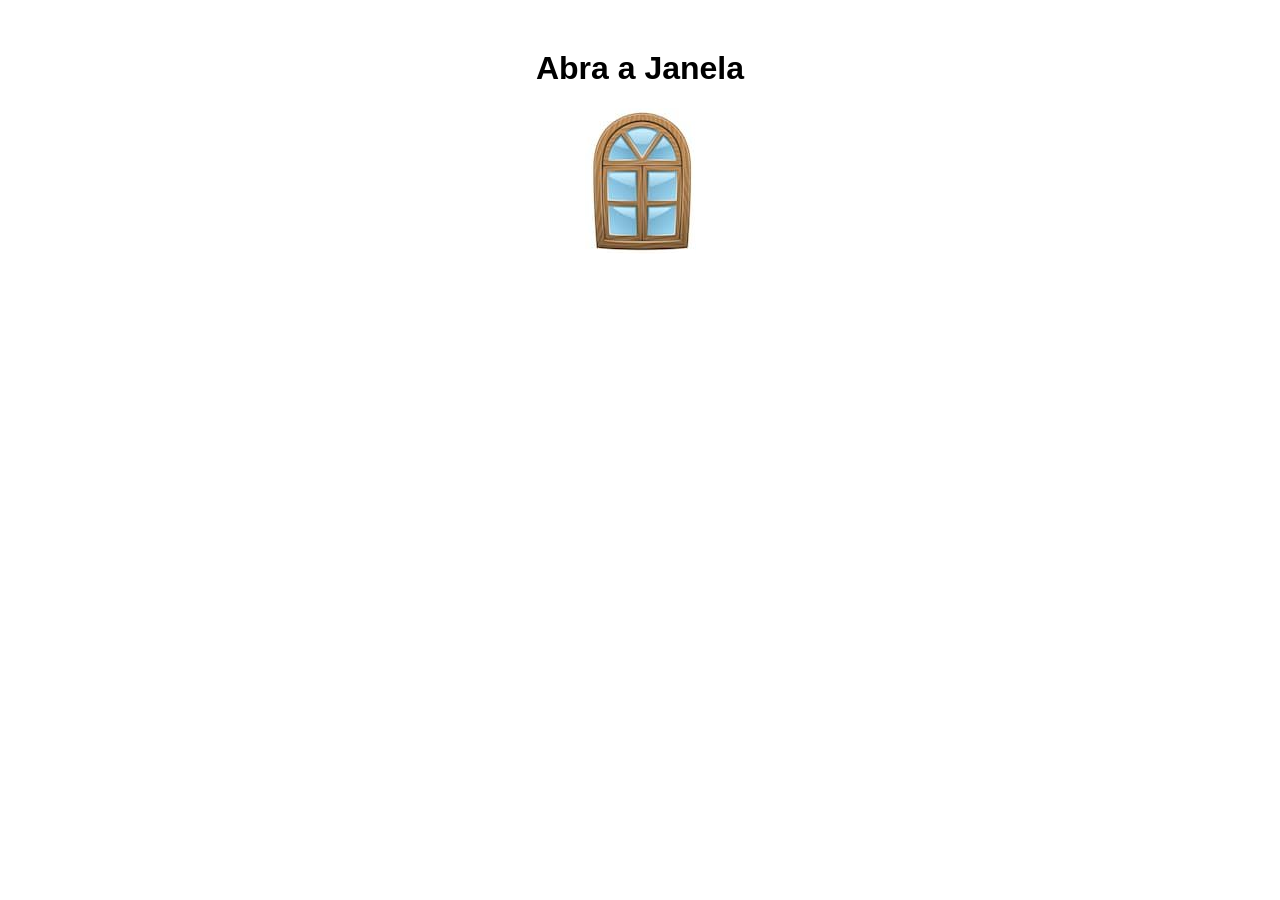
<file: Atividade13/index.html>
<!doctype html>
<html lang="pt-BR">
  <head>
    <meta charset="UTF-8" />
    <meta name="viewport" content="width=device-width, initial-scale=1.0" />
    <title>Interação com Janela</title>
    <style>
      body {
        font-family: Arial, sans-serif;
        text-align: center;
        margin-top: 50px;
      }
      #janela {
        cursor: pointer;
        max-width: 100%;
        height: auto;
      }
    </style>
  </head>
  <body>
    <h1 id="status">Abra a Janela</h1>
    <img id="janela" src="closed.png" alt="Janela Fechada" />

    <script src="script.js"></script>
  </body>
</html>
</file>
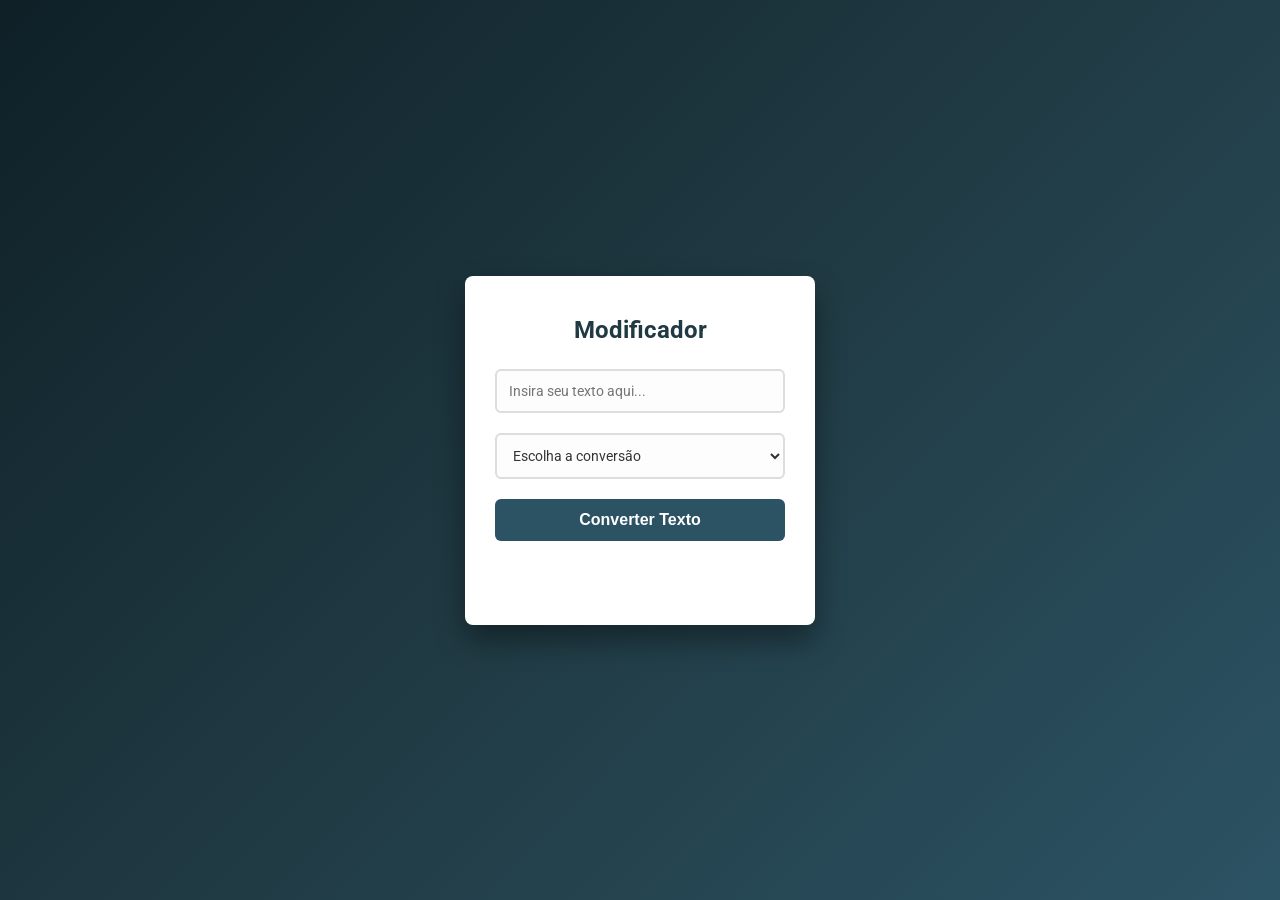
<file: Atividade14/index.html>
<!DOCTYPE html>
<html lang="pt-br">
<head>
    <meta charset="UTF-8">
    <meta name="viewport" content="width=device-width, initial-scale=1.0">
    <title>Modificador de Texto</title>
    <link rel="stylesheet" href="style.css">
    <link href="https://fonts.googleapis.com/css2?family=Roboto:wght@400;500;700&display=swap" rel="stylesheet">
</head>
<body>

    <main class="card">
        <h1>Modificador</h1>

        <input type="text" id="entrada" placeholder="Insira seu texto aqui...">

        <select id="acao">
            <option value="" disabled selected>Escolha a conversão</option>
            <option value="upper">Tudo em MAIÚSCULO</option>
            <option value="lower">Tudo em minúsculo</option>
        </select>

        <button id="btnAcao">Converter Texto</button>

        <p id="saida"></p>
    </main>

    <script src="script.js"></script>
</body>
</html>
</file>
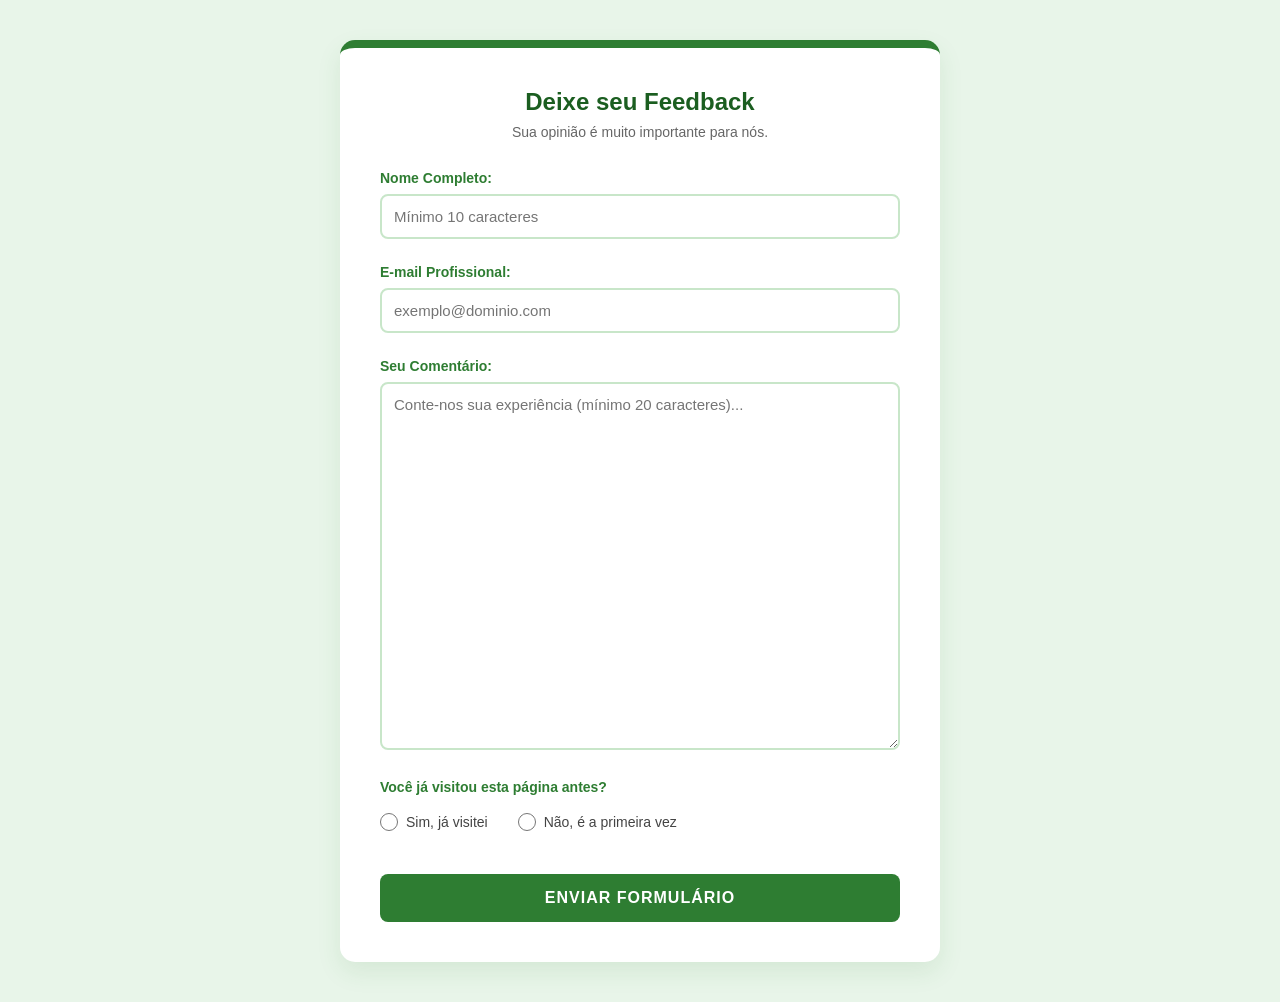
<file: Atividade15/index.html>
<!doctype html>
<html lang="pt-BR">
  <head>
    <meta charset="UTF-8" />
    <meta name="viewport" content="width=device-width, initial-scale=1.0" />
    <title>Pesquisa de Opinião - Verde</title>
    <link rel="stylesheet" href="style.css" />
  </head>
  <body>
    <div class="main-card">
      <header>
        <h2>Deixe seu Feedback</h2>
        <p>Sua opinião é muito importante para nós.</p>
      </header>

      <form name="formularioContato" onsubmit="return validar();" action="#">
        <div class="input-box">
          <label for="nome">Nome Completo:</label>
          <input
            type="text"
            id="nome"
            name="nome"
            placeholder="Mínimo 10 caracteres"
          />
        </div>

        <div class="input-box">
          <label for="email">E-mail Profissional:</label>
          <input
            type="email"
            id="email"
            name="email"
            placeholder="exemplo@dominio.com"
          />
        </div>

        <div class="input-box">
          <label for="comentario">Seu Comentário:</label>
          <textarea
            id="comentario"
            name="comentario"
            rows="20"
            cols="50"
            placeholder="Conte-nos sua experiência (mínimo 20 caracteres)..."
          ></textarea>
        </div>

        <div class="input-box">
          <label class="label-pergunta"
            >Você já visitou esta página antes?</label
          >
          <div class="options-container">
            <label class="radio-label">
              <input type="radio" name="pesquisa" value="sim" />
              <span>Sim, já visitei</span>
            </label>
            <label class="radio-label">
              <input type="radio" name="pesquisa" value="nao" />
              <span>Não, é a primeira vez</span>
            </label>
          </div>
        </div>

        <button type="submit" id="btnEnviar">Enviar Formulário</button>
      </form>
    </div>

    <script src="script.js"></script>
  </body>
</html>
</file>
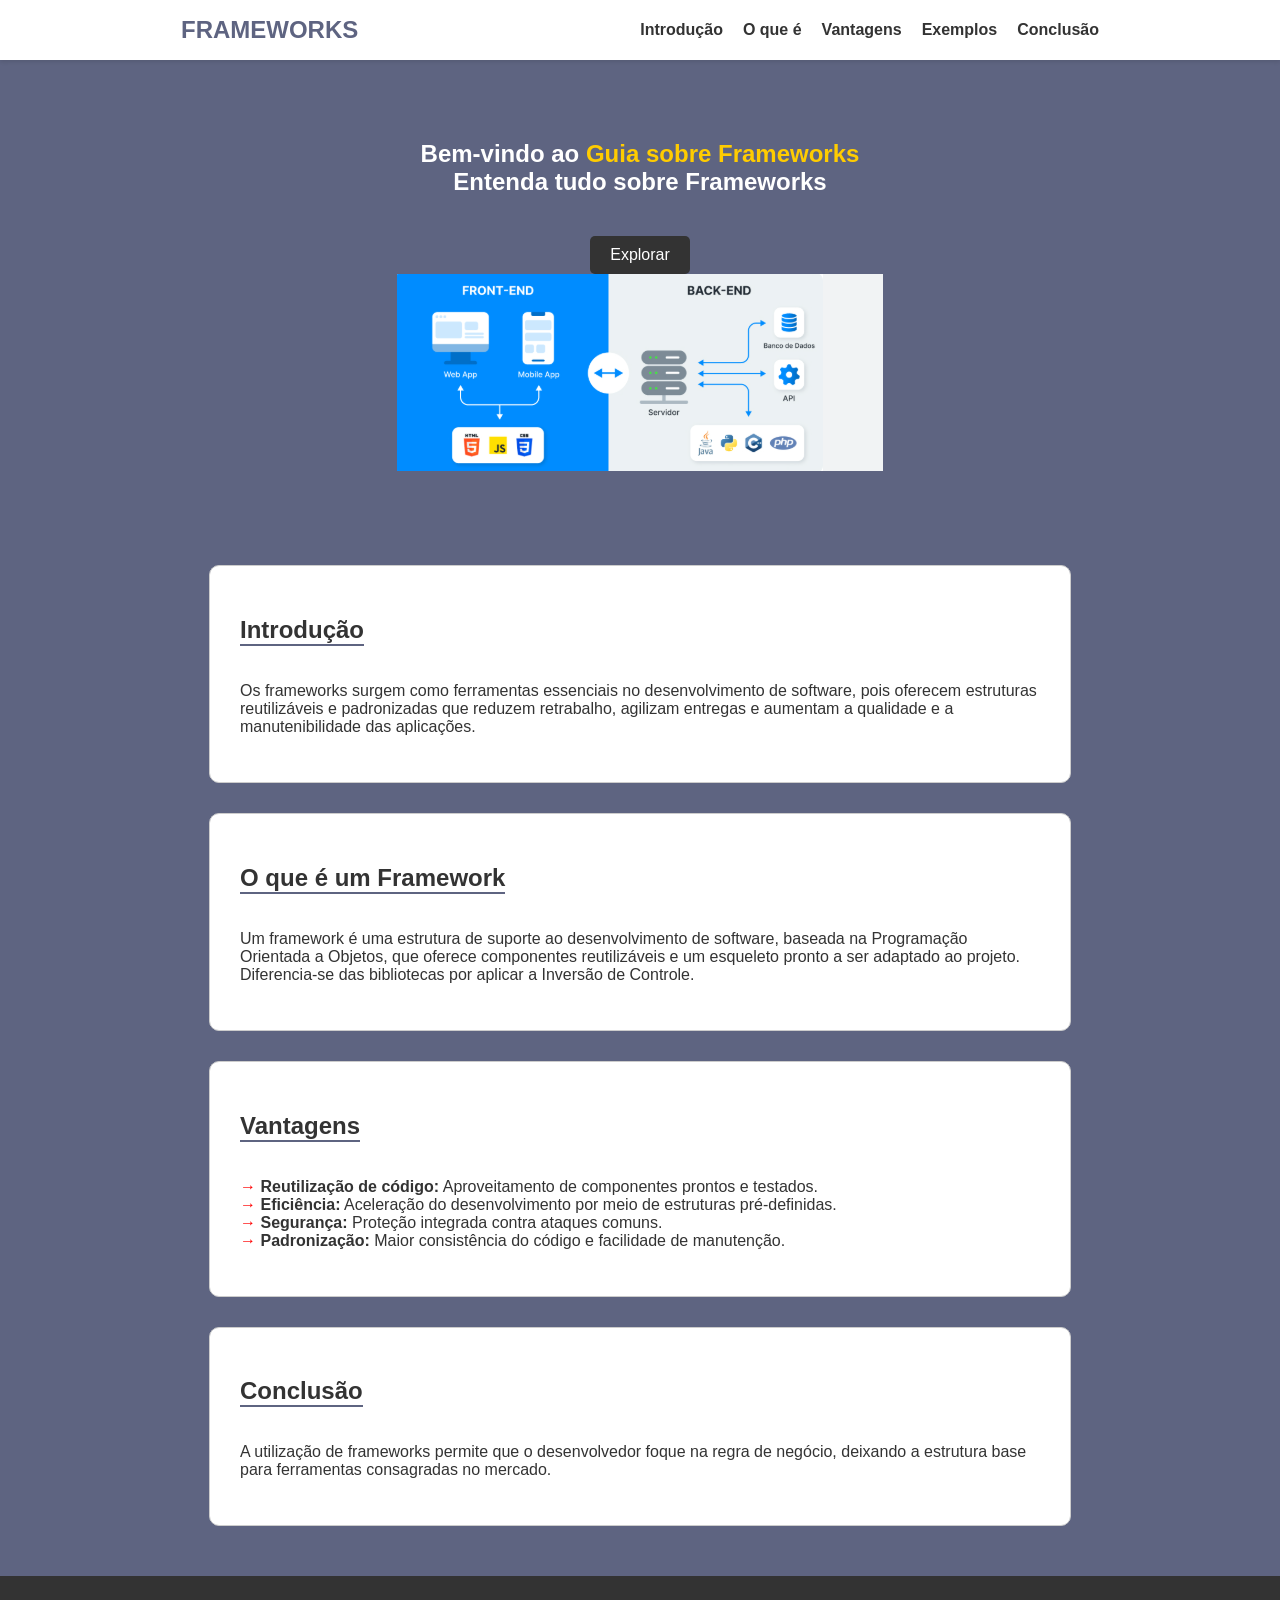
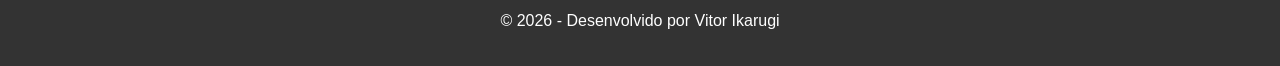
<file: Atividade3/index.html>
<!DOCTYPE html>
<html lang="pt-br">

<head>
    <meta charset="UTF-8">
    <meta name="viewport" content="width=device-width, initial-scale=1.0">
    <meta name="author" content="Vitor Ikarugi">
    <meta name="description" content="Site sobre Frameworks">
    <meta name="keywords" content="Frameworks">
    <link rel="stylesheet" href="./style.css" />
    <title>FRAMEWORKS - Conceitos</title>
</head>

<body>
    <header class="header-1">
        <nav class="nav bd-grid">
            <div>
                <a href="#home" class="nav-logo">FRAMEWORKS</a>
            </div>
            <div class="nav-menu" id="nav-menu">
                <ul class="nav-list">
                    <li class="nav-item"><a href="#introducao" class="nav-link active">Introdução</a></li>
                    <li class="nav-item"><a href="#o-que-e" class="nav-link">O que é</a></li>
                    <li class="nav-item"><a href="#vantagens" class="nav-link">Vantagens</a></li>
                    <li class="nav-item"><a href="#exemplos" class="nav-link">Exemplos</a></li>
                    <li class="nav-item"><a href="#conclusao" class="nav-link">Conclusão</a></li>
                </ul>
            </div>
        </nav>
    </header>

    <main>
        <section class="home bd-grid" id="home">
            <div class="home-data">
                <h1 class="home-title">
                    Bem-vindo ao <span class="home-title-color">Guia sobre Frameworks</span><br>
                    Entenda tudo sobre Frameworks
                </h1>
                <a href="#introducao" class="button">Explorar</a>
            </div>

            <div class="home-img">
                <img src="./framework.png" alt="Ilustracao sobre Frameworks" title="Frameworks" />
            </div>
        </section>

        <section class="about section" id="introducao">
            <h2 class="section-title">Introdução</h2>
            <div class="about-container bd-grid">
                <p class="about-text">
                    Os frameworks surgem como ferramentas essenciais no desenvolvimento de software, pois oferecem estruturas reutilizáveis e padronizadas que reduzem retrabalho, agilizam entregas e aumentam a qualidade e a manutenibilidade das aplicações.
                </p>
            </div>
        </section>

        <section class="section" id="o-que-e">
            <h2 class="section-title">O que é um Framework</h2>
            <p>Um framework é uma estrutura de suporte ao desenvolvimento de software, baseada na Programação Orientada a Objetos, que oferece componentes reutilizáveis e um esqueleto pronto a ser adaptado ao projeto. Diferencia-se das bibliotecas por aplicar a Inversão de Controle.</p>
        </section>

        <section class="section" id="vantagens">
            <h2 class="section-title">Vantagens</h2>
            <ul class="lista">
                <li><strong>Reutilização de código:</strong> Aproveitamento de componentes prontos e testados.</li>
                <li><strong>Eficiência:</strong> Aceleração do desenvolvimento por meio de estruturas pré-definidas.</li>
                <li><strong>Segurança:</strong> Proteção integrada contra ataques comuns.</li>
                <li><strong>Padronização:</strong> Maior consistência do código e facilidade de manutenção.</li>
            </ul>
        </section>

        <section class="about section" id="conclusao">
            <h2 class="section-title">Conclusão</h2>
            <div class="about-container bd-grid">
                <p class="about-text">
                    A utilização de frameworks permite que o desenvolvedor foque na regra de negócio, deixando a estrutura base para ferramentas consagradas no mercado.
                </p>
            </div>
        </section>
    </main>

    <footer class="footer">
        <p>&copy; 2026 - Desenvolvido por Vitor Ikarugi</p>
    </footer>
</body>

</html>
</file>
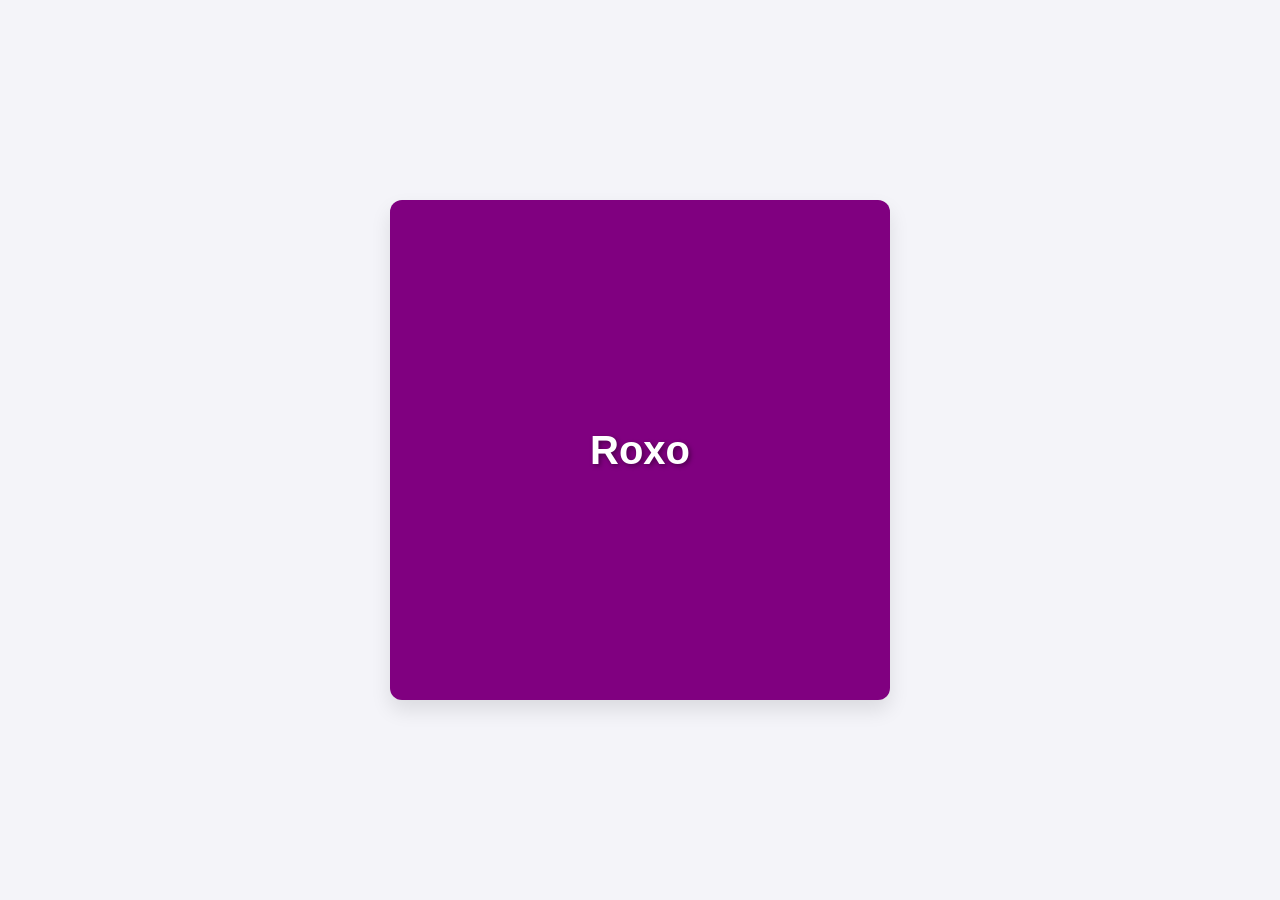
<file: Atividade5/index.html>
<!DOCTYPE html>
<html lang="pt-BR">
<head>
    <meta charset="UTF-8">
    <meta name="viewport" content="width=device-width, initial-scale=1.0">
    <title>Atividade 5</title>
    <link rel="stylesheet" href="style.css">
</head>
<body>

    <div class="box">
        <h2></h2>
    </div>

</body>
</html>
</file>
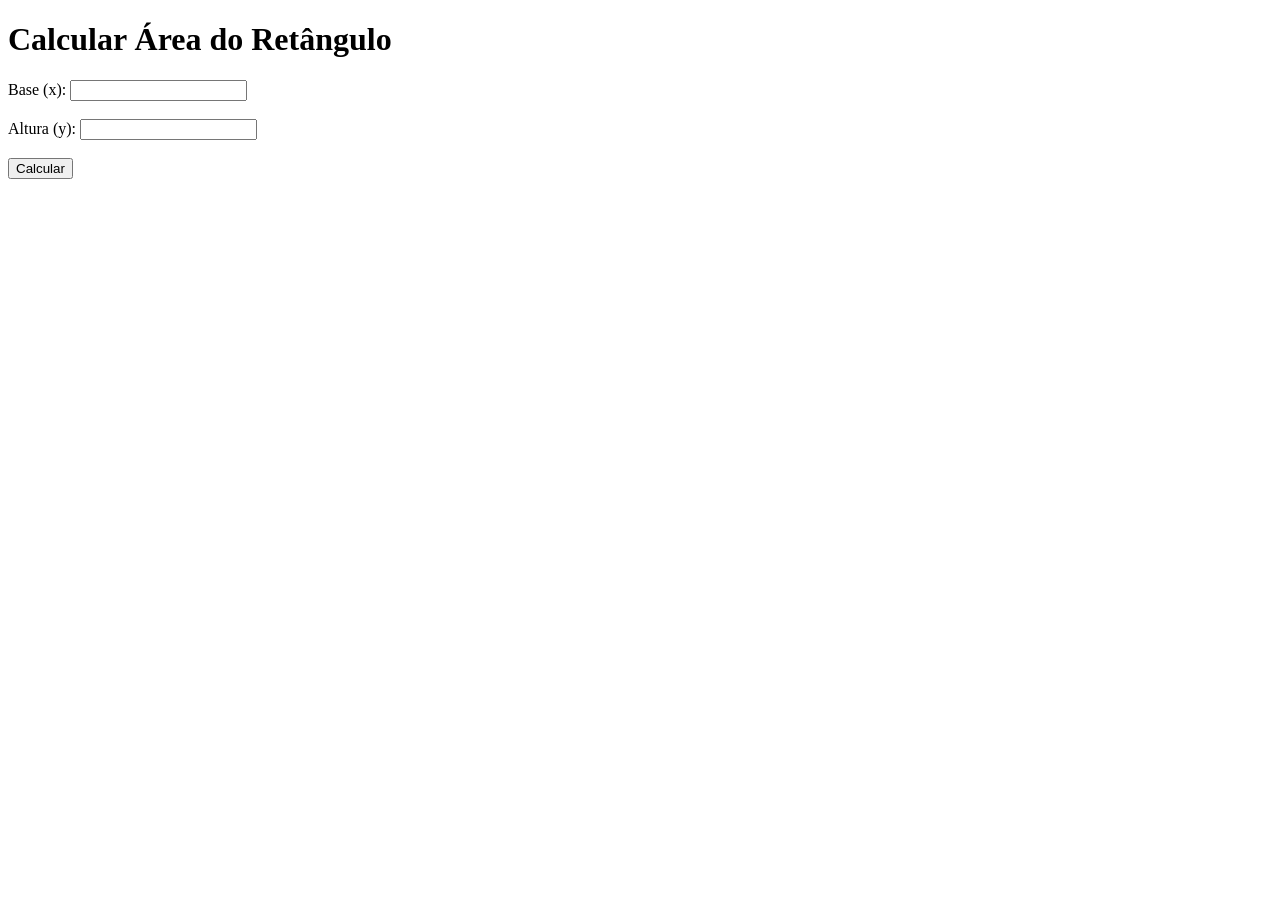
<file: Atividade12/1/index.html>
<!doctype html>
<html lang="pt-BR">
  <head>
    <meta charset="UTF-8" />
    <title>Cálculo de Área - Retângulo</title>
  </head>
  <body>
    <h1>Calcular Área do Retângulo</h1>

    <label for="base">Base (x):</label>
    <input type="number" id="base" />
    <br /><br />

    <label for="altura">Altura (y):</label>
    <input type="number" id="altura" />
    <br /><br />

    <button id="btnCalcular">Calcular</button>

    <h3 id="resultado"></h3>

    <script src="script.js"></script>
  </body>
</html>
</file>
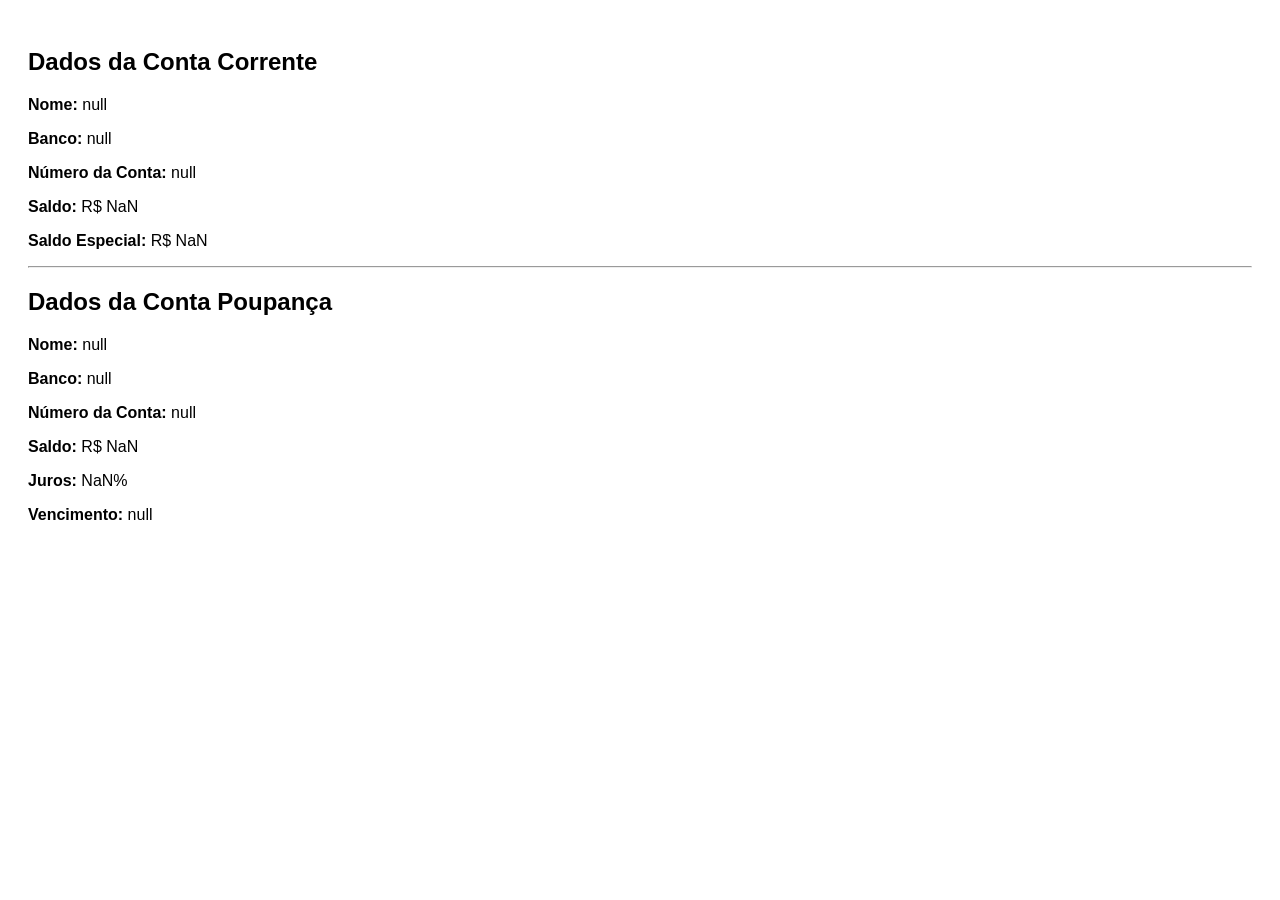
<file: Atividade12/2/index.html>
<!doctype html>
<html lang="pt-BR">
  <head>
    <meta charset="UTF-8" />
    <title>Contas do Banco</title>
    <style>
      body {
        font-family: Arial, sans-serif;
        padding: 20px;
      }
    </style>
  </head>
  <body>
    <div id="resultado"></div>
    <script src="script.js"></script>
  </body>
</html>
</file>
<file: Atividade14/style.css>
* {
    margin: 0;
    padding: 0;
    box-sizing: border-box;
}

body {
    font-family: 'Roboto', sans-serif;
    background: linear-gradient(135deg, #0f2027, #203a43, #2c5364);
    height: 100vh;
    display: flex;
    align-items: center;
    justify-content: center;
}

.card {
    background: #ffffff;
    padding: 40px 30px;
    border-radius: 8px;
    width: 350px;
    text-align: center;
    box-shadow: 0 15px 30px rgba(0, 0, 0, 0.4);
}

h1 {
    color: #203a43;
    margin-bottom: 25px;
    font-size: 24px;
}

input[type="text"], select {
    width: 100%;
    padding: 12px;
    border-radius: 6px;
    border: 2px solid #ddd;
    outline: none;
    margin-bottom: 20px;
    font-family: inherit;
    font-size: 14px;
    color: #333;
    background-color: #fdfdfd;
}

input[type="text"]:focus, select:focus {
    border-color: #2c5364;
}

button {
    width: 100%;
    padding: 12px;
    border: none;
    border-radius: 6px;
    background: #2c5364;
    color: #ffffff;
    font-size: 16px;
    font-weight: bold;
    cursor: pointer;
    transition: background 0.3s ease;
}

button:hover {
    background: #0f2027;
}

#saida {
    margin-top: 20px;
    font-size: 16px;
    font-weight: 500;
    color: #0f2027;
    min-height: 24px;
    word-wrap: break-word;
}
</file>
<file: Atividade15/style.css>
* {
  margin: 0;
  padding: 0;
  box-sizing: border-box;
}

body {
  font-family: "Segoe UI", Tahoma, Geneva, Verdana, sans-serif;
  background-color: #e8f5e9;
  display: flex;
  justify-content: center;
  align-items: center;
  padding: 40px 20px;
}

.main-card {
  background-color: #ffffff;
  padding: 40px;
  border-radius: 15px;
  box-shadow: 0 10px 25px rgba(46, 125, 50, 0.1);
  border-top: 8px solid #2e7d32;
  width: 100%;
  max-width: 600px;
}

header {
  margin-bottom: 30px;
  text-align: center;
}

h2 {
  color: #1b5e20;
  margin-bottom: 8px;
}

header p {
  color: #666;
  font-size: 14px;
}

.input-box {
  margin-bottom: 25px;
}

label {
  display: block;
  font-size: 14px;
  font-weight: 600;
  color: #2e7d32;
  margin-bottom: 8px;
}

input[type="text"],
input[type="email"],
textarea {
  width: 100%;
  padding: 12px;
  border: 2px solid #c8e6c9;
  border-radius: 8px;
  font-family: inherit;
  font-size: 15px;
  outline: none;
  transition: all 0.3s ease;
}

input:focus,
textarea:focus {
  border-color: #4caf50;
  background-color: #f1f8e9;
  box-shadow: 0 0 8px rgba(76, 175, 80, 0.2);
}

textarea {
  resize: vertical;
}

.options-container {
  display: flex;
  gap: 30px;
  padding: 10px 0;
}

.radio-label {
  display: flex;
  align-items: center;
  gap: 8px;
  cursor: pointer;
  font-weight: normal;
  color: #444;
}

input[type="radio"] {
  accent-color: #2e7d32;
  width: 18px;
  height: 18px;
}

button {
  width: 100%;
  padding: 15px;
  background-color: #2e7d32;
  color: #ffffff;
  border: none;
  border-radius: 8px;
  font-size: 16px;
  font-weight: bold;
  cursor: pointer;
  transition: background 0.3s ease;
  text-transform: uppercase;
  letter-spacing: 1px;
}

button:hover {
  background-color: #1b5e20;
  box-shadow: 0 5px 15px rgba(0, 0, 0, 0.2);
}
</file>
<file: Atividade3/style.css>
body {
    margin: 0;
    padding: 0;
    font-family: Arial, Helvetica, sans-serif;
    background-color: #5e6481;
    color: #333;
}

.header-1 {
    background-color: #FFFFFF;
    padding: 1rem 0;
    box-shadow: 0 2px 4px rgba(0,0,0,0.1);
}

.nav {
    display: flex;
    justify-content: space-around;
    align-items: center;
    max-width: 1200px;
    margin: 0 auto;
}

.nav-logo {
    text-decoration: none;
    font-weight: bold;
    color: #5e6481;
    font-size: 1.5rem;
}

.nav-list {
    display: flex;
    list-style: none;
    gap: 20px;
    margin: 0;
    padding: 0;
}

.nav-link {
    text-decoration: none;
    color: #333;
    font-weight: bold;
}

.section {
    background-color: #FFFFFF;
    margin: 30px auto;
    padding: 30px;
    max-width: 800px;
    border-radius: 10px;
    border: 1px solid #CCCCCC;
}

.section-title {
    font-size: 24px;
    font-weight: bold;
    color: #333333;
    margin-bottom: 20px;
    border-bottom: 2px solid #5e6481;
    display: inline-block;
}

.home {
    text-align: center;
    padding: 60px 20px;
    color: white;
}

.home-title-color {
    color: #ffcc00;
}

.button {
    display: inline-block;
    padding: 10px 20px;
    background-color: #333;
    color: white;
    text-decoration: none;
    border-radius: 5px;
    margin-top: 20px;
}

.lista {
    list-style: none;
    padding: 0;
}

.lista li::before {
    content: "→ ";
    color: red;
    font-weight: bold;
}

.footer {
    text-align: center;
    padding: 20px;
    background-color: #333;
    color: white;
    margin-top: 50px;
}

input:invalid {
    border: 2px solid red;
}

select:focus {
    outline: 2px solid red;
    border-color: #333333;
}
</file>
<file: Atividade5/style.css>
body {
    display: flex;
    justify-content: center;
    align-items: center;
    height: 100vh;
    margin: 0;
    background-color: #f4f4f9;
    font-family: Arial, sans-serif;
}

.box {
    width: 500px;
    height: 500px;
    max-width: 100vw;
    display: flex;
    justify-content: center;
    align-items: center;
    border-radius: 12px;
    box-shadow: 0 10px 20px rgba(0,0,0,0.1);
}


.box h2 {
    color: #ffffff;
    font-size: 2.5rem;
    margin: 0;
    text-shadow: 2px 2px 5px rgba(0, 0, 0, 0.4); 
}

.box { background-color: gray; }
.box h2::after { content: "Cinza"; }


@media (min-width: 421px) {
    .box { background-color: orange; }
    .box h2::after { content: "Laranja"; }
}


@media (min-width: 769px) {
    .box { background-color: magenta; }
    .box h2::after { content: "Magenta"; }
}


@media (min-width: 1025px) {
    .box { background-color: red; }
    .box h2::after { content: "Vermelho"; }
}


@media (min-width: 1081px) {
    .box { background-color: purple; }
    .box h2::after { content: "Roxo"; }
}


@media (min-width: 1367px) {
    .box { background-color: #ffd700; } /* HEX para um amarelo mais nítido */
    .box h2::after { content: "Amarelo"; }
}


@media (min-width: 1921px) {
    .box { background-color: green; }
    .box h2::after { content: "Verde"; }
}
</file>
